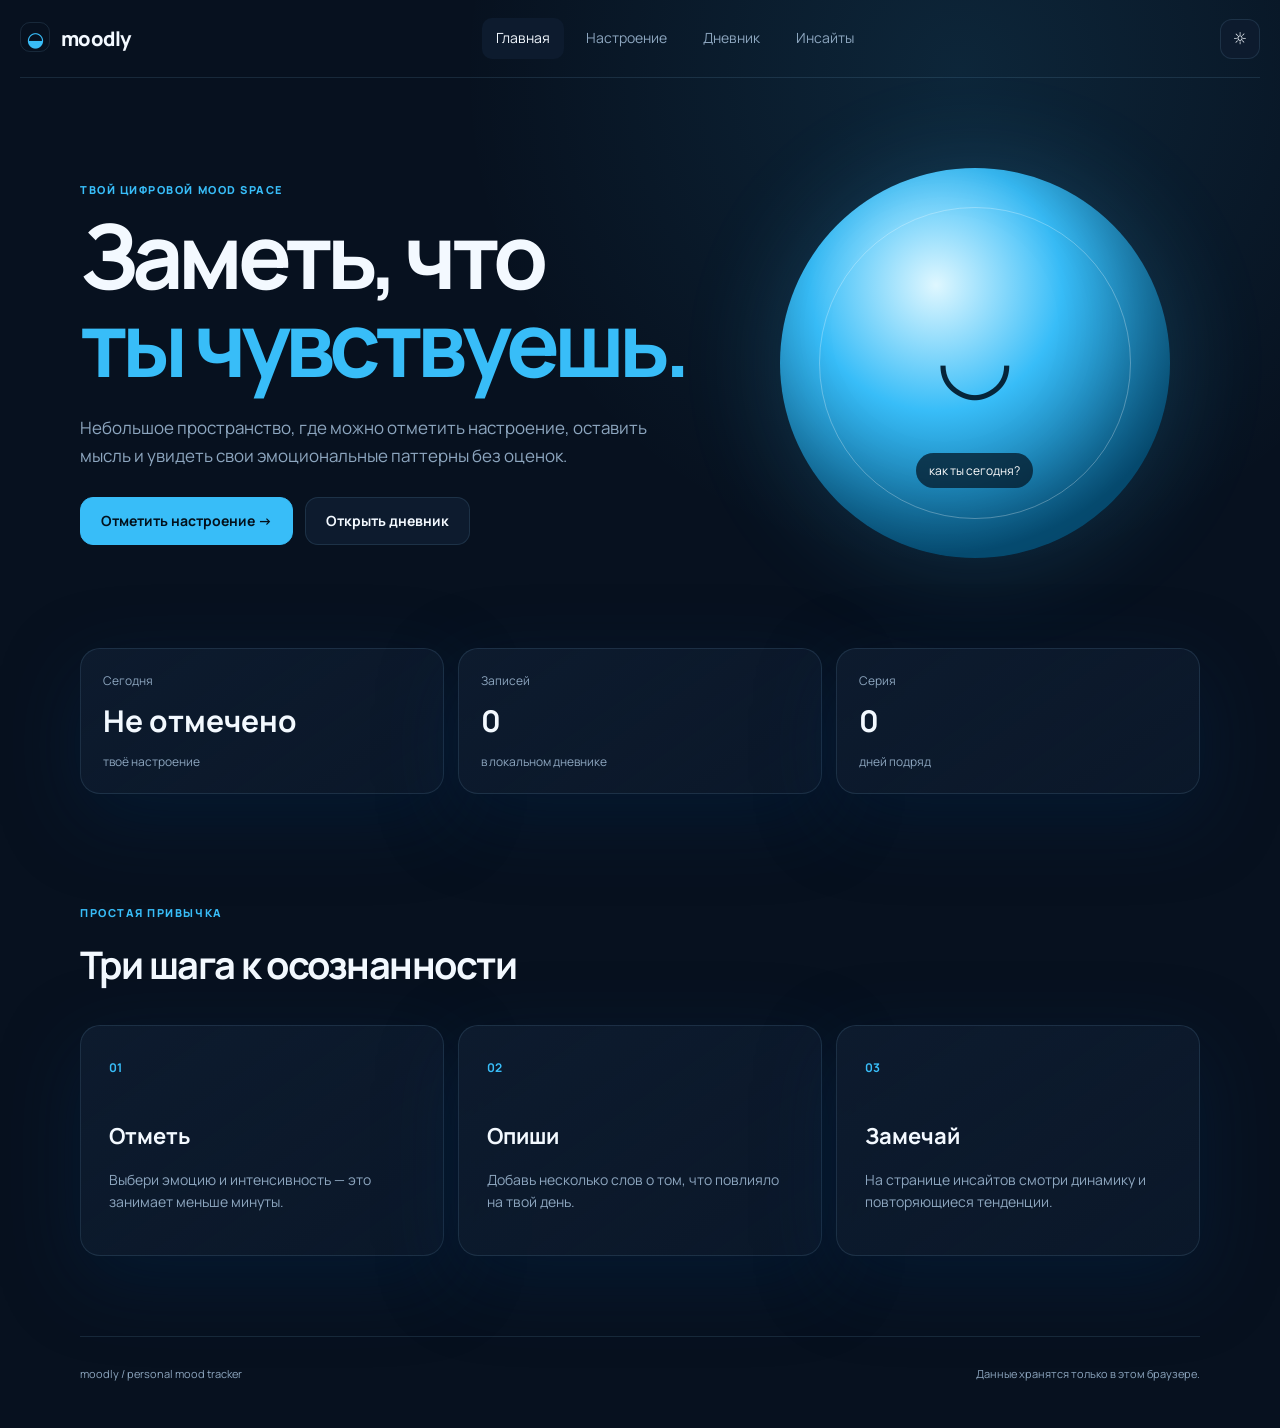
<file: index.html>
<!doctype html>
<html lang="ru">
<head>
  <meta charset="UTF-8">
  <meta name="viewport" content="width=device-width, initial-scale=1.0">
  <meta name="description" content="Moodly — интерактивный сайт для отслеживания настроения.">
  <title>Moodly — твоё настроение</title>
  <link rel="preconnect" href="https://fonts.googleapis.com">
  <link rel="preconnect" href="https://fonts.gstatic.com" crossorigin>
  <link href="https://fonts.googleapis.com/css2?family=Manrope:wght@400;500;600;700;800&display=swap" rel="stylesheet">
  <link rel="stylesheet" href="assets/css/style.css">
</head>
<body data-page="home">
<header class="site-header"><a class="logo" href="index.html"><span>◒</span> moodly</a><nav><a class="active" href="index.html">Главная</a><a href="mood.html">Настроение</a><a href="diary.html">Дневник</a><a href="insights.html">Инсайты</a></nav><button class="icon-btn" id="themeToggle" aria-label="Сменить тему">☼</button></header>
<main>
<section class="hero container">
  <div class="hero-copy"><p class="eyebrow">Твой цифровой mood space</p><h1>Заметь, что<br><span>ты чувствуешь.</span></h1><p class="hero-text">Небольшое пространство, где можно отметить настроение, оставить мысль и увидеть свои эмоциональные паттерны без оценок.</p><div class="actions"><a class="btn primary" href="mood.html">Отметить настроение →</a><a class="btn ghost" href="diary.html">Открыть дневник</a></div></div>
  <div class="mood-orb"><div class="orb-glow"></div><div class="orb-face" id="heroFace">◡</div><span class="orb-label">как ты сегодня?</span></div>
</section>
<section class="container stats-grid"><div class="stat-card"><span>Сегодня</span><strong id="todayMood">—</strong><small>твоё настроение</small></div><div class="stat-card"><span>Записей</span><strong id="entryCount">0</strong><small>в локальном дневнике</small></div><div class="stat-card"><span>Серия</span><strong id="streak">0</strong><small>дней подряд</small></div></section>
<section class="container section"><div class="section-heading"><div><p class="eyebrow">Простая привычка</p><h2>Три шага к осознанности</h2></div></div><div class="feature-grid"><article><b>01</b><h3>Отметь</h3><p>Выбери эмоцию и интенсивность — это занимает меньше минуты.</p></article><article><b>02</b><h3>Опиши</h3><p>Добавь несколько слов о том, что повлияло на твой день.</p></article><article><b>03</b><h3>Замечай</h3><p>На странице инсайтов смотри динамику и повторяющиеся тенденции.</p></article></div></section>
</main><footer class="container footer"><span>moodly / personal mood tracker</span><span>Данные хранятся только в этом браузере.</span></footer>
<script src="assets/js/app.js"></script>
</body></html>
</file>
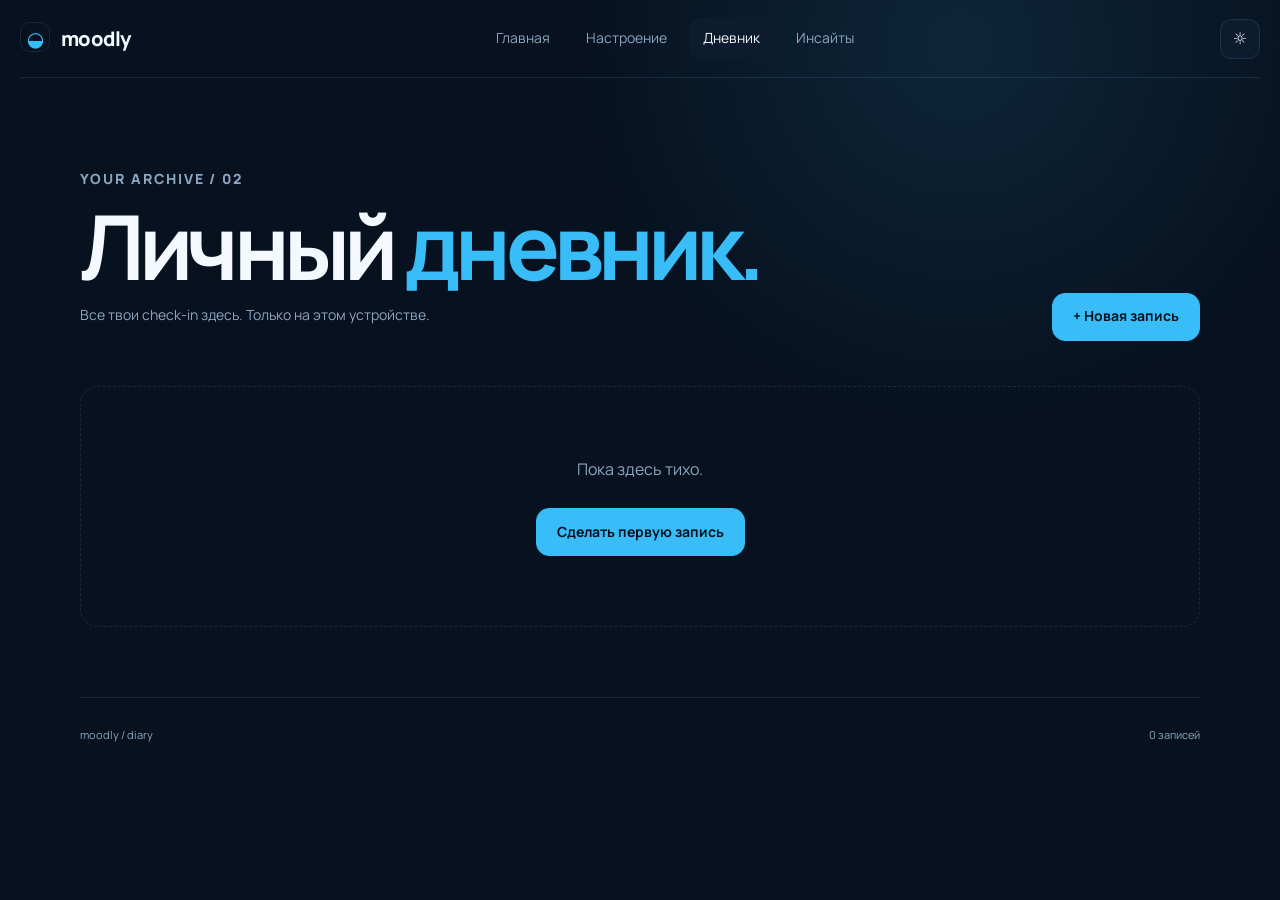
<file: diary.html>
<!doctype html><html lang="ru"><head><meta charset="UTF-8"><meta name="viewport" content="width=device-width,initial-scale=1"><title>Дневник — Moodly</title><link rel="preconnect" href="https://fonts.googleapis.com"><link rel="preconnect" href="https://fonts.gstatic.com" crossorigin><link href="https://fonts.googleapis.com/css2?family=Manrope:wght@400;500;600;700;800&display=swap" rel="stylesheet"><link rel="stylesheet" href="assets/css/style.css"></head><body data-page="diary"><header class="site-header"><a class="logo" href="index.html"><span>◒</span> moodly</a><nav><a href="index.html">Главная</a><a href="mood.html">Настроение</a><a class="active" href="diary.html">Дневник</a><a href="insights.html">Инсайты</a></nav><button class="icon-btn" id="themeToggle">☼</button></header><main class="container"><section class="page-head inline-head"><div><p class="eyebrow">Your archive / 02</p><h1>Личный <span>дневник.</span></h1><p>Все твои check-in здесь. Только на этом устройстве.</p></div><a class="btn primary" href="mood.html">+ Новая запись</a></section><section id="diaryList" class="diary-list"></section></main><footer class="container footer"><span>moodly / diary</span><span id="diaryTotal"></span></footer><script src="assets/js/app.js"></script></body></html>
</file>
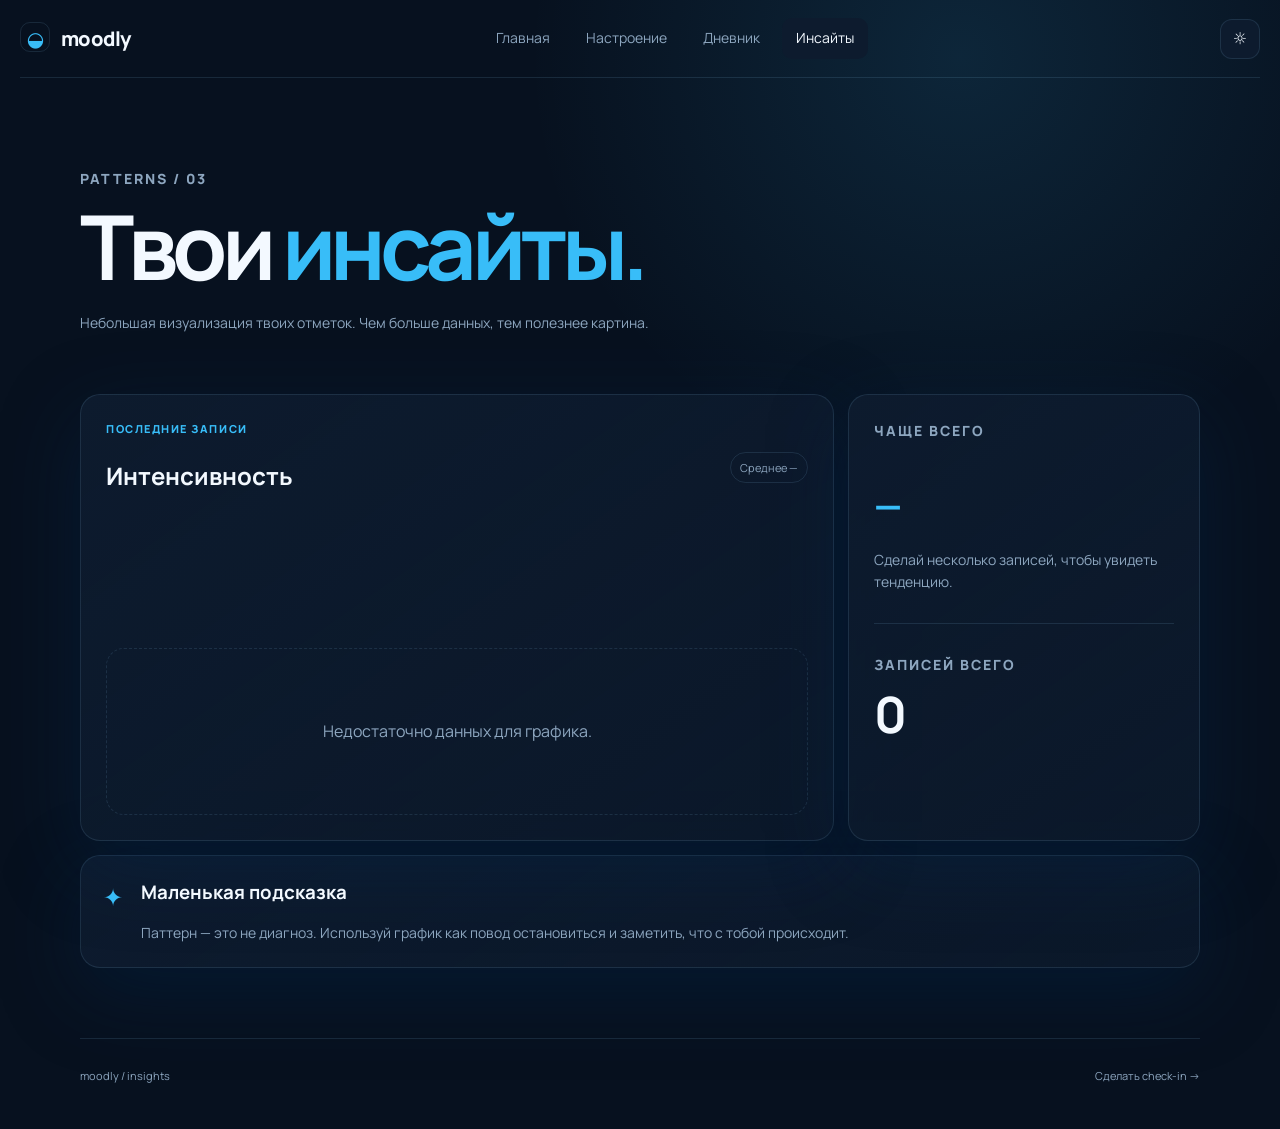
<file: insights.html>
<!doctype html><html lang="ru"><head><meta charset="UTF-8"><meta name="viewport" content="width=device-width,initial-scale=1"><title>Инсайты — Moodly</title><link rel="preconnect" href="https://fonts.googleapis.com"><link rel="preconnect" href="https://fonts.gstatic.com" crossorigin><link href="https://fonts.googleapis.com/css2?family=Manrope:wght@400;500;600;700;800&display=swap" rel="stylesheet"><link rel="stylesheet" href="assets/css/style.css"></head><body data-page="insights"><header class="site-header"><a class="logo" href="index.html"><span>◒</span> moodly</a><nav><a href="index.html">Главная</a><a href="mood.html">Настроение</a><a href="diary.html">Дневник</a><a class="active" href="insights.html">Инсайты</a></nav><button class="icon-btn" id="themeToggle">☼</button></header><main class="container"><section class="page-head"><p class="eyebrow">Patterns / 03</p><h1>Твои <span>инсайты.</span></h1><p>Небольшая визуализация твоих отметок. Чем больше данных, тем полезнее картина.</p></section><section class="insight-grid"><div class="chart-card"><div class="row-between"><div><p class="eyebrow">Последние записи</p><h2>Интенсивность</h2></div><span class="pill" id="chartAverage">Среднее —</span></div><div class="chart" id="moodChart"></div></div><div class="side-card"><p class="eyebrow">Чаще всего</p><div class="big-mood" id="topMood">—</div><p id="topMoodText">Сделай несколько записей, чтобы увидеть тенденцию.</p><hr><p class="eyebrow">Записей всего</p><strong class="big-number" id="insightCount">0</strong></div></section><section class="tip-card"><span>✦</span><div><h3>Маленькая подсказка</h3><p>Паттерн — это не диагноз. Используй график как повод остановиться и заметить, что с тобой происходит.</p></div></section></main><footer class="container footer"><span>moodly / insights</span><a href="mood.html">Сделать check-in →</a></footer><script src="assets/js/app.js"></script></body></html>
</file>
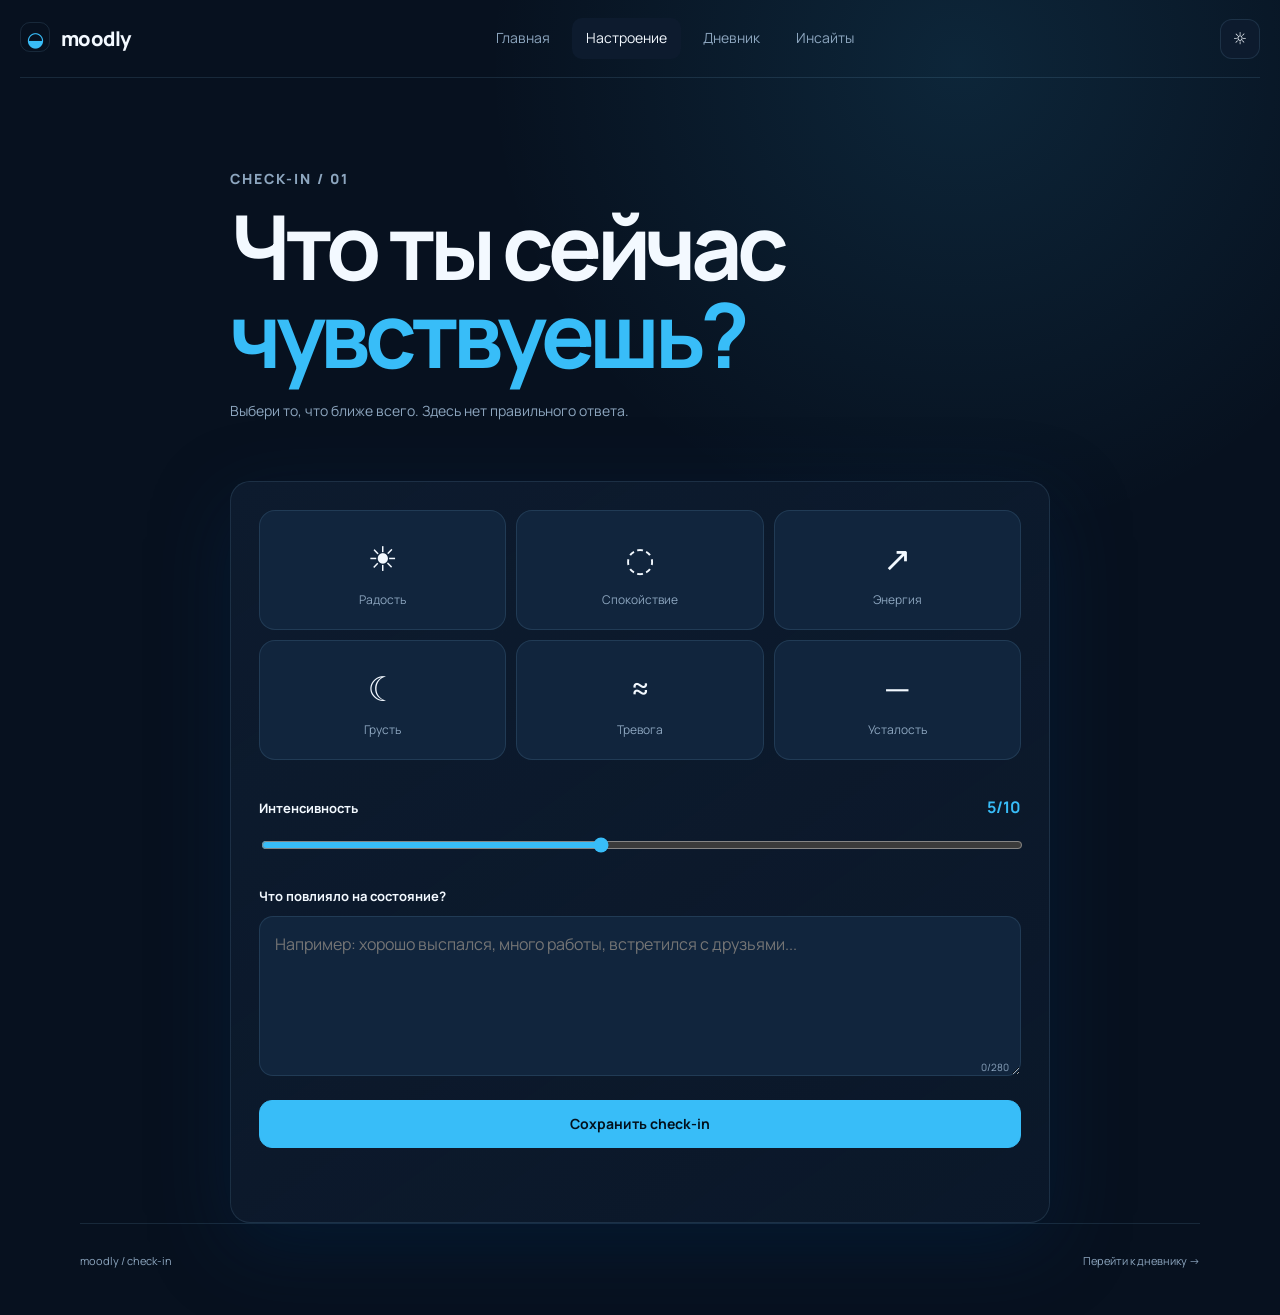
<file: mood.html>
<!doctype html>
<html lang="ru"><head><meta charset="UTF-8"><meta name="viewport" content="width=device-width,initial-scale=1"><meta name="description" content="Отметь настроение в Moodly"><title>Настроение — Moodly</title><link rel="preconnect" href="https://fonts.googleapis.com"><link rel="preconnect" href="https://fonts.gstatic.com" crossorigin><link href="https://fonts.googleapis.com/css2?family=Manrope:wght@400;500;600;700;800&display=swap" rel="stylesheet"><link rel="stylesheet" href="assets/css/style.css"></head>
<body data-page="mood"><header class="site-header"><a class="logo" href="index.html"><span>◒</span> moodly</a><nav><a href="index.html">Главная</a><a class="active" href="mood.html">Настроение</a><a href="diary.html">Дневник</a><a href="insights.html">Инсайты</a></nav><button class="icon-btn" id="themeToggle">☼</button></header>
<main class="container narrow"><section class="page-head"><p class="eyebrow">Check-in / 01</p><h1>Что ты сейчас<br><span>чувствуешь?</span></h1><p>Выбери то, что ближе всего. Здесь нет правильного ответа.</p></section>
<section class="mood-picker"><div class="mood-options" id="moodOptions"><button data-mood="Радость" data-icon="☀">☀<span>Радость</span></button><button data-mood="Спокойствие" data-icon="◌">◌<span>Спокойствие</span></button><button data-mood="Энергия" data-icon="↗">↗<span>Энергия</span></button><button data-mood="Грусть" data-icon="☾">☾<span>Грусть</span></button><button data-mood="Тревога" data-icon="≈">≈<span>Тревога</span></button><button data-mood="Усталость" data-icon="—">—<span>Усталость</span></button></div>
<div class="intensity"><div class="row-between"><label for="intensity">Интенсивность</label><strong><span id="intensityValue">5</span>/10</strong></div><input id="intensity" type="range" min="1" max="10" value="5"></div>
<div class="note-box"><label for="note">Что повлияло на состояние?</label><textarea id="note" rows="5" maxlength="280" placeholder="Например: хорошо выспался, много работы, встретился с друзьями..."></textarea><small><span id="charCount">0</span>/280</small></div>
<button class="btn primary full" id="saveMood">Сохранить check-in</button><p class="form-message" id="formMessage" aria-live="polite"></p></section></main><footer class="container footer"><span>moodly / check-in</span><a href="diary.html">Перейти к дневнику →</a></footer><script src="assets/js/app.js"></script></body></html>
</file>
<file: assets/css/style.css>
:root{--bg:#07111f;--surface:#0d1b2e;--surface2:#11253d;--text:#f3f9ff;--muted:#8da6bf;--line:rgba(150,210,255,.12);--accent:#38bdf8;--accent2:#7dd3fc;--shadow:0 24px 80px rgba(0,40,80,.35)}*{box-sizing:border-box}html{scroll-behavior:smooth}body{margin:0;background:radial-gradient(circle at 75% 5%,rgba(56,189,248,.12),transparent 30%),var(--bg);color:var(--text);font-family:Manrope,system-ui,sans-serif;line-height:1.6;min-height:100vh}a{color:inherit;text-decoration:none}button,input,textarea{font:inherit}button{cursor:pointer}.container{width:min(1120px,calc(100% - 40px));margin:auto}.site-header{height:78px;width:min(1280px,calc(100% - 40px));margin:auto;display:flex;align-items:center;justify-content:space-between;gap:30px;border-bottom:1px solid var(--line)}.logo{font-size:20px;font-weight:800;letter-spacing:-.04em}.logo span{display:inline-grid;place-items:center;width:30px;height:30px;border:1px solid var(--line);border-radius:10px;color:var(--accent);margin-right:8px}nav{display:flex;gap:8px}nav a{padding:9px 14px;border-radius:10px;color:var(--muted);font-size:14px;transition:.2s}nav a:hover,nav a.active{color:var(--text);background:var(--surface)}.icon-btn{width:40px;height:40px;border:1px solid var(--line);background:var(--surface);color:var(--text);border-radius:12px}.hero{min-height:570px;display:grid;grid-template-columns:1.15fr .85fr;align-items:center;gap:60px}.eyebrow{text-transform:uppercase;letter-spacing:.14em;font-size:11px;font-weight:800;color:var(--accent);margin:0 0 12px}.hero h1,.page-head h1{font-size:clamp(50px,7vw,92px);line-height:.98;letter-spacing:-.065em;margin:0}.hero h1 span,.page-head h1 span{color:var(--accent)}.hero-text{color:var(--muted);max-width:590px;font-size:17px;margin:28px 0}.actions{display:flex;gap:12px;flex-wrap:wrap}.btn{display:inline-flex;justify-content:center;align-items:center;min-height:48px;padding:0 20px;border-radius:13px;border:1px solid var(--line);font-weight:700;font-size:14px;transition:.2s}.btn:hover{transform:translateY(-2px)}.primary{background:var(--accent);color:#03111c;border-color:var(--accent)}.ghost{background:var(--surface)}.full{width:100%}.mood-orb{width:min(390px,80vw);height:min(390px,80vw);border-radius:50%;background:radial-gradient(circle at 40% 30%,#dff7ff,#38bdf8 35%,#075985 75%);box-shadow:0 0 100px rgba(56,189,248,.2),inset -30px -35px 80px rgba(0,0,0,.2);justify-self:center;display:grid;place-items:center;position:relative;animation:float 5s ease-in-out infinite}.orb-glow{position:absolute;inset:10%;border-radius:50%;border:1px solid rgba(255,255,255,.28)}.orb-face{font-size:90px;color:#06253a;transform:translateY(-8px)}.orb-label{position:absolute;bottom:70px;background:rgba(3,20,34,.72);color:white;padding:8px 13px;border-radius:99px;font-size:12px;backdrop-filter:blur(10px)}@keyframes float{50%{transform:translateY(-10px)}}.stats-grid{display:grid;grid-template-columns:repeat(3,1fr);gap:14px}.stat-card,.feature-grid article,.chart-card,.side-card,.tip-card,.mood-picker{background:linear-gradient(145deg,var(--surface),rgba(13,27,46,.72));border:1px solid var(--line);border-radius:20px;box-shadow:var(--shadow)}.stat-card{padding:22px}.stat-card span,.stat-card small{display:block;color:var(--muted);font-size:12px}.stat-card strong{display:block;font-size:30px;margin:7px 0}.section{padding:110px 0 80px}.section h2{font-size:38px;letter-spacing:-.04em;margin:0}.feature-grid{display:grid;grid-template-columns:repeat(3,1fr);gap:14px;margin-top:30px}.feature-grid article{padding:28px}.feature-grid b{color:var(--accent);font-size:12px}.feature-grid h3{margin:40px 0 8px;font-size:22px}.feature-grid p,.page-head p,.side-card p,.tip-card p{color:var(--muted);font-size:14px}.footer{padding:28px 0 45px;color:var(--muted);font-size:11px;display:flex;justify-content:space-between;border-top:1px solid var(--line)}.narrow{max-width:820px}.page-head{padding:90px 0 45px}.page-head>p:last-child{max-width:650px;margin-top:22px}.inline-head{display:flex;align-items:end;justify-content:space-between;gap:30px}.mood-picker{padding:28px}.mood-options{display:grid;grid-template-columns:repeat(3,1fr);gap:10px}.mood-options button{min-height:120px;background:var(--surface2);border:1px solid var(--line);border-radius:16px;color:var(--text);font-size:34px;transition:.2s}.mood-options button span{display:block;font-size:12px;color:var(--muted);margin-top:5px}.mood-options button:hover,.mood-options button.selected{border-color:var(--accent);background:rgba(56,189,248,.1);transform:translateY(-2px)}.intensity{padding:35px 0 25px}.row-between{display:flex;align-items:center;justify-content:space-between;gap:20px}.row-between label{font-size:13px;font-weight:700}.row-between strong{color:var(--accent)}input[type=range]{width:100%;accent-color:var(--accent);margin-top:16px}.note-box{position:relative;margin-bottom:16px}.note-box label{display:block;font-size:13px;font-weight:700;margin-bottom:10px}.note-box textarea{width:100%;resize:vertical;min-height:120px;border:1px solid var(--line);background:var(--surface2);border-radius:14px;padding:15px;color:var(--text);outline:none}.note-box textarea:focus{border-color:var(--accent)}.note-box small{position:absolute;right:12px;bottom:9px;color:var(--muted);font-size:10px}.form-message{text-align:center;min-height:20px;color:var(--accent);font-size:13px}.diary-list{display:grid;gap:12px;padding-bottom:70px}.diary-entry{display:grid;grid-template-columns:100px 1fr auto;gap:20px;align-items:center;padding:20px;border:1px solid var(--line);background:var(--surface);border-radius:16px}.entry-date{color:var(--muted);font-size:12px}.entry-mood{font-weight:800}.entry-note{color:var(--muted);font-size:13px;margin-top:3px}.entry-level{font-size:12px;color:var(--accent)}.empty{padding:70px 20px;text-align:center;border:1px dashed var(--line);border-radius:18px;color:var(--muted)}.insight-grid{display:grid;grid-template-columns:1.5fr .7fr;gap:14px}.chart-card,.side-card{padding:25px}.chart{height:300px;display:flex;align-items:end;gap:10px;padding:35px 0 0}.bar-wrap{height:100%;flex:1;display:flex;flex-direction:column;justify-content:end;align-items:center;gap:8px}.bar{width:100%;max-width:45px;background:linear-gradient(to top,var(--accent),var(--accent2));border-radius:8px 8px 2px 2px;min-height:4px;transition:height .5s}.bar-wrap small{color:var(--muted);font-size:9px}.pill{font-size:11px;padding:6px 9px;border:1px solid var(--line);border-radius:99px;color:var(--muted)}.big-mood{font-size:36px;font-weight:800;margin:35px 0 8px;color:var(--accent)}hr{border:0;border-top:1px solid var(--line);margin:30px 0}.big-number{font-size:50px;line-height:1}.tip-card{margin:14px 0 70px;padding:22px;display:flex;gap:18px;align-items:flex-start}.tip-card>span{font-size:24px;color:var(--accent)}.tip-card h3{margin:0}.tip-card p{margin-bottom:0}@media(max-width:760px){.site-header{height:auto;min-height:70px;flex-wrap:wrap;padding:14px 0}nav{order:3;width:100%;overflow:auto}.hero{grid-template-columns:1fr;min-height:auto;padding:75px 0}.mood-orb{width:260px;height:260px}.orb-face{font-size:65px}.stats-grid,.feature-grid,.insight-grid{grid-template-columns:1fr}.section{padding:75px 0 55px}.mood-options{grid-template-columns:repeat(2,1fr)}.inline-head{align-items:start;flex-direction:column}.diary-entry{grid-template-columns:1fr;gap:5px}.entry-level{justify-self:start}.footer{gap:15px;flex-direction:column}}body.light{--bg:#f0f9ff;--surface:#fff;--surface2:#e0f2fe;--text:#082f49;--muted:#52718b;--line:rgba(8,47,73,.12);--accent:#0284c7;--accent2:#38bdf8;}.theme-transition,.theme-transition *{transition:background .25s,color .25s,border-color .25s!important}
</file>
